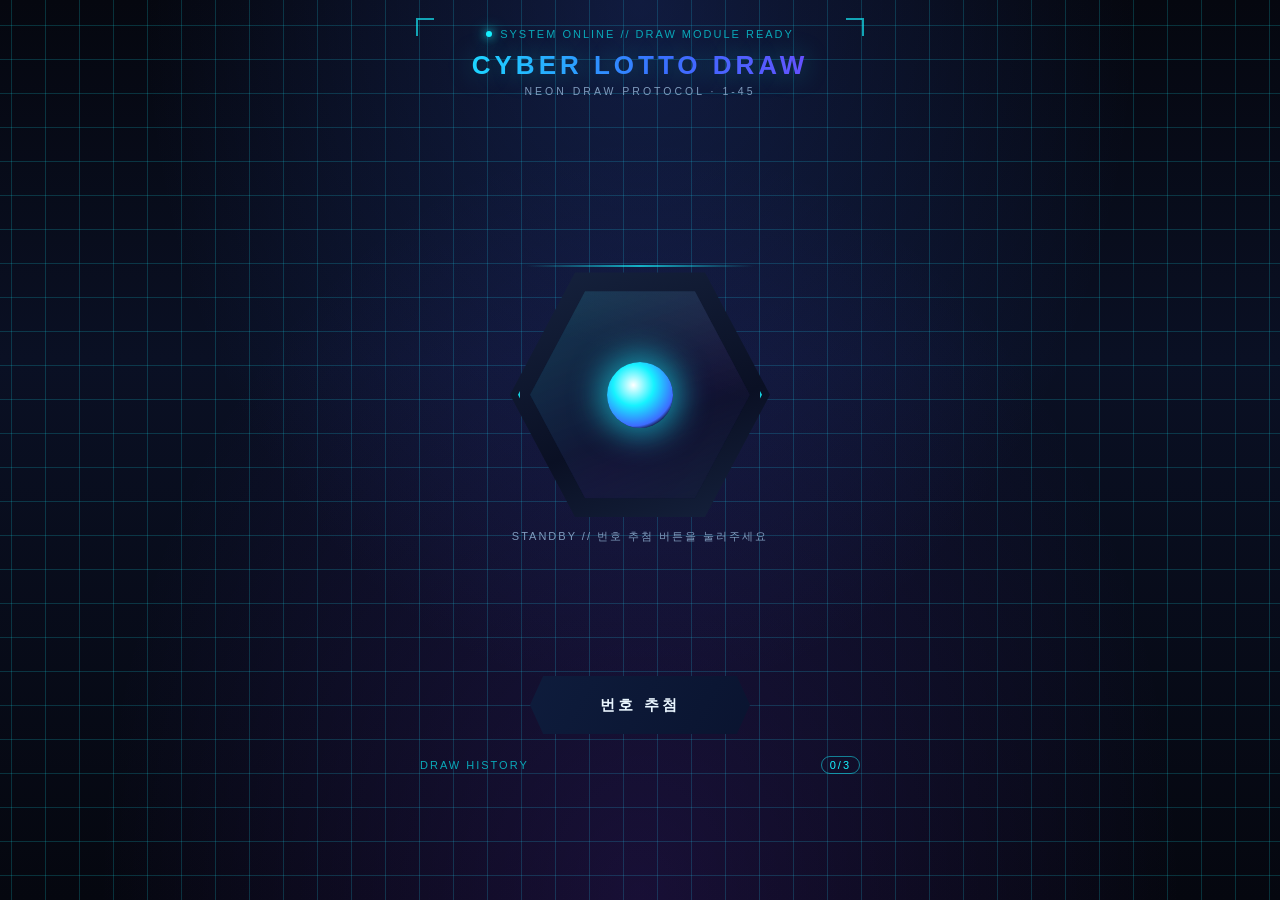
<file: lotto/Index.html>
<!DOCTYPE html>
<html lang="ko">
<head>
<base target="_top">
<meta charset="UTF-8">
<meta name="viewport" content="width=device-width, initial-scale=1, maximum-scale=1, user-scalable=no">
<title>Cyber Lotto Draw</title>
<!-- 모바일 웹앱 설정 -->
<meta name="theme-color" content="#7C3AED">
<meta name="mobile-web-app-capable" content="yes">
<meta name="apple-mobile-web-app-capable" content="yes">
<meta name="apple-mobile-web-app-title" content="로또번호추첨기">
<meta name="apple-mobile-web-app-status-bar-style" content="default">

<!-- 파비콘 / 앱 아이콘 -->
<link rel="icon" href="logo.jpg">
<link rel="apple-touch-icon" href="logo.jpg">



  
  <title>Cyber Lotto</title>
  
  </head>
<style>
/* =====================================================================
   Cyber Lotto Draw - 스타일 시트
   - 다크 네이비 배경 + 시안/블루 네온 하이테크 HUD 컨셉
   - 모바일 우선(Mobile First) 설계, 최대 폭 480px 컨테이너 기준
   ===================================================================== */

  /* ---------- 색상 / 디자인 토큰 (CSS 변수로 관리) ---------- */
  :root {
    --bg-deep: #05070f;           /* 가장 어두운 배경 */
    --bg-navy: #0a1024;           /* 다크 네이비 기본 배경 */
    --bg-navy-2: #0d1730;         /* 패널용 살짝 밝은 네이비 */
    --neon-cyan: #17f2ff;         /* 메인 네온 시안 */
    --neon-cyan-dim: #0aa8b8;
    --neon-blue: #3d6bff;         /* 보조 네온 블루 */
    --neon-purple: #7b3bff;       /* 포인트 퍼플 */
    --line-soft: rgba(23, 242, 255, 0.18);
    --glass-fill: rgba(15, 30, 55, 0.55);
    --text-main: #eaf6ff;
    --text-dim: #7f9bbd;

    /* 로또 번호 범위별 컬러 */
    --ball-1: #ffd23f;   /* 1~10 노랑 */
    --ball-2: #2f8bff;   /* 11~20 파랑 */
    --ball-3: #ff4d5e;   /* 21~30 빨강 */
    --ball-4: #93a1b3;   /* 31~40 회색 */
    --ball-5: #2be07f;   /* 41~45 초록 */
  }

  * { box-sizing: border-box; }

  html, body {
    margin: 0;
    padding: 0;
    background: var(--bg-deep);
    color: var(--text-main);
    font-family: 'Segoe UI', 'Pretendard', 'Noto Sans KR', sans-serif;
    -webkit-tap-highlight-color: transparent;
    overflow-x: hidden;
  }

  /* ---------- 배경 : 네온 그리드 + 방사형 글로우 ---------- */
  body {
    background-image:
      radial-gradient(ellipse at 50% 0%, rgba(61, 107, 255, 0.20), transparent 55%),
      radial-gradient(ellipse at 50% 100%, rgba(123, 59, 255, 0.16), transparent 60%),
      linear-gradient(var(--line-soft) 1px, transparent 1px),
      linear-gradient(90deg, var(--line-soft) 1px, transparent 1px),
      linear-gradient(180deg, var(--bg-deep), var(--bg-navy) 40%, var(--bg-deep));
    background-size: auto, auto, 34px 34px, 34px 34px, auto;
    background-position: center;
    min-height: 100vh;
  }

  .app-shell {
    max-width: 480px;
    margin: 0 auto;
    min-height: 100vh;
    padding: 18px 16px 0;
    position: relative;
    display: flex;
    flex-direction: column;
  }

  /* =====================================================================
     상단 영역 : 앱 타이틀 + HUD 상태 표시줄
     ===================================================================== */
  .hud-top {
    text-align: center;
    padding: 6px 0 10px;
  }

  .hud-status-line {
    display: flex;
    justify-content: center;
    align-items: center;
    gap: 8px;
    font-size: 11px;
    letter-spacing: 2px;
    color: var(--neon-cyan-dim);
    text-transform: uppercase;
    margin-bottom: 10px;
  }

  .hud-dot {
    width: 6px;
    height: 6px;
    border-radius: 50%;
    background: var(--neon-cyan);
    box-shadow: 0 0 8px var(--neon-cyan), 0 0 16px var(--neon-cyan);
    animation: dotBlink 1.6s ease-in-out infinite;
  }

  @keyframes dotBlink {
    0%, 100% { opacity: 1; }
    50% { opacity: 0.25; }
  }

  .app-title {
    font-size: 26px;
    font-weight: 800;
    letter-spacing: 4px;
    margin: 0;
    background: linear-gradient(90deg, var(--neon-cyan), var(--neon-blue) 55%, var(--neon-purple));
    -webkit-background-clip: text;
    background-clip: text;
    color: transparent;
    text-shadow: 0 0 26px rgba(23, 242, 255, 0.35);
  }

  .app-subtitle {
    font-size: 10.5px;
    letter-spacing: 3px;
    color: var(--text-dim);
    margin-top: 4px;
    text-transform: uppercase;
  }

  /* 상단 HUD 코너 브라켓 장식 */
  .hud-frame {
    position: relative;
    padding: 10px 4px 4px;
  }

  .hud-corner {
    position: absolute;
    width: 18px;
    height: 18px;
    border: 2px solid var(--neon-cyan);
    opacity: 0.65;
  }
  .hud-corner.tl { top: 0; left: 0; border-right: none; border-bottom: none; }
  .hud-corner.tr { top: 0; right: 0; border-left: none; border-bottom: none; }

  /* =====================================================================
     중앙 영역 : 육각형 에너지 박스 (추첨 연출의 핵심)
     ===================================================================== */
  .draw-stage {
    position: relative;
    flex: 1;
    display: flex;
    align-items: center;
    justify-content: center;
    padding: 14px 0 6px;
    min-height: 300px;
  }

  /* 스테이지 전체를 감싸는 정사각형 컨테이너 (육각형 비율 유지) */
  .hex-wrap {
    position: relative;
    width: 260px;
    height: 260px;
  }

  /* 공통 육각형 클리핑 경로 */
  .hex-shape {
    clip-path: polygon(25% 3%, 75% 3%, 100% 50%, 75% 97%, 25% 97%, 0% 50%);
  }

  /* 레이어 1 : 가장 바깥 금속 프레임 */
  .hex-frame-outer {
    position: absolute;
    inset: 0;
    background: linear-gradient(160deg, #16233f, #0a1024 60%, #16233f);
    box-shadow:
      0 0 0 1px rgba(23, 242, 255, 0.25),
      0 0 34px rgba(23, 242, 255, 0.18);
  }

  /* 레이어 2 : 시안 네온 외곽선 (약간 안쪽) */
  .hex-frame-line {
    position: absolute;
    inset: 8px;
    background: transparent;
    box-shadow: inset 0 0 0 2px var(--neon-cyan);
    opacity: 0.85;
    animation: frameFlicker 3.4s ease-in-out infinite;
  }

  @keyframes frameFlicker {
    0%, 100% { opacity: 0.55; }
    45% { opacity: 0.95; }
    50% { opacity: 0.35; }
    55% { opacity: 0.9; }
  }

  /* 레이어 3 : 유리 재질 느낌의 홀로그램 패널 */
  .hex-frame-glass {
    position: absolute;
    inset: 20px;
    background:
      linear-gradient(135deg, rgba(23, 242, 255, 0.14), rgba(123, 59, 255, 0.08) 60%, transparent),
      linear-gradient(200deg, rgba(255,255,255,0.06), transparent 40%);
    backdrop-filter: blur(2px);
  }

  /* 내부 에너지 코어 (은은하게 빛나는 중심) */
  .energy-core {
    position: absolute;
    top: 50%; left: 50%;
    width: 66px; height: 66px;
    transform: translate(-50%, -50%);
    border-radius: 50%;
    background: radial-gradient(circle at 40% 35%, #ffffff, var(--neon-cyan) 35%, var(--neon-blue) 70%, transparent 78%);
    box-shadow: 0 0 30px 8px rgba(23, 242, 255, 0.55);
    animation: coreBreathe 2.6s ease-in-out infinite;
  }

  @keyframes coreBreathe {
    0%, 100% { transform: translate(-50%, -50%) scale(0.85); opacity: 0.75; }
    50% { transform: translate(-50%, -50%) scale(1.05); opacity: 1; }
  }

  /* HUD 스캔 라인 (평상시엔 느리게, 추첨 시엔 빠르게) */
  .scan-line {
    position: absolute;
    left: 6%;
    width: 88%;
    height: 2px;
    background: linear-gradient(90deg, transparent, var(--neon-cyan), transparent);
    top: 0;
    opacity: 0.7;
    animation: scanMove 3.2s linear infinite;
  }

  @keyframes scanMove {
    0% { top: 8%; }
    100% { top: 92%; }
  }

  /* 육각형 진동 효과 (버튼 클릭 직후) */
  .hex-wrap.shaking { animation: hexShake 0.4s ease-in-out 2; }
  @keyframes hexShake {
    0%, 100% { transform: translateX(0); }
    20% { transform: translateX(-4px); }
    40% { transform: translateX(4px); }
    60% { transform: translateX(-3px); }
    80% { transform: translateX(3px); }
  }

  /* 박스가 열리는 연출 : 강한 글로우 폭발 + 스캔 라인 가속 */
  .hex-wrap.opening .hex-frame-line {
    animation: frameOpenGlow 0.9s ease-in-out infinite;
  }
  @keyframes frameOpenGlow {
    0%, 100% { opacity: 0.4; box-shadow: inset 0 0 0 2px var(--neon-cyan); }
    50% { opacity: 1; box-shadow: inset 0 0 0 3px #ffffff, 0 0 40px 10px var(--neon-cyan); }
  }

  .hex-wrap.opening .scan-line { animation: scanMove 0.5s linear infinite; }

  .hex-wrap.opening .energy-core {
    animation: coreBurst 1s ease-in-out infinite;
  }
  @keyframes coreBurst {
    0%, 100% { transform: translate(-50%, -50%) scale(1); box-shadow: 0 0 30px 8px rgba(23,242,255,0.55); }
    50% { transform: translate(-50%, -50%) scale(1.6); box-shadow: 0 0 60px 22px rgba(23,242,255,0.85); }
  }

  /* 추첨 중 안내 텍스트 (박스 하단) */
  .stage-caption {
    position: absolute;
    bottom: -30px;
    left: 0; right: 0;
    text-align: center;
    font-size: 11px;
    letter-spacing: 2px;
    color: var(--text-dim);
    text-transform: uppercase;
  }

  /* =====================================================================
     번호 공이 튀어나오는 영역 (육각형 위에 겹쳐서 표시)
     ===================================================================== */
  .ball-launch-area {
    position: absolute;
    inset: 0;
    display: flex;
    flex-wrap: wrap;
    align-items: center;
    justify-content: center;
    gap: 6px;
    padding: 0 18px;
    pointer-events: none;
  }

  .lotto-ball {
    width: 42px;
    height: 42px;
    border-radius: 50%;
    display: flex;
    align-items: center;
    justify-content: center;
    font-weight: 800;
    font-size: 15px;
    color: #ffffff;
    position: relative;
    opacity: 0;
    transform: translateY(40px) scale(0.4);
    /* 글래스모피즘 : 반투명 + 블러 + 하이라이트 */
    backdrop-filter: blur(1px);
    border: 1px solid rgba(255,255,255,0.35);
  }

  /* 순차 등장 애니메이션 (JS 에서 클래스를 붙이는 방식) */
  .lotto-ball.show {
    animation: ballPop 0.55s cubic-bezier(.2,1.4,.4,1) forwards;
  }

  @keyframes ballPop {
    0%   { opacity: 0; transform: translateY(46px) scale(0.3); }
    60%  { opacity: 1; transform: translateY(-8px) scale(1.12); }
    100% { opacity: 1; transform: translateY(0) scale(1); }
  }

  /* 번호 범위별 색상 + 그에 맞는 네온 그림자 */
  .ball-c1 { background: radial-gradient(circle at 35% 30%, #fff6c9, var(--ball-1) 55%, #b98700); box-shadow: 0 0 16px rgba(255, 210, 63, 0.75), inset 0 0 10px rgba(255,255,255,0.4); }
  .ball-c2 { background: radial-gradient(circle at 35% 30%, #c9e2ff, var(--ball-2) 55%, #0d3f9c); box-shadow: 0 0 16px rgba(47, 139, 255, 0.75), inset 0 0 10px rgba(255,255,255,0.4); }
  .ball-c3 { background: radial-gradient(circle at 35% 30%, #ffd3d6, var(--ball-3) 55%, #931019); box-shadow: 0 0 16px rgba(255, 77, 94, 0.75), inset 0 0 10px rgba(255,255,255,0.4); }
  .ball-c4 { background: radial-gradient(circle at 35% 30%, #eef1f4, var(--ball-4) 55%, #4d565f); box-shadow: 0 0 16px rgba(147, 161, 179, 0.7), inset 0 0 10px rgba(255,255,255,0.4); }
  .ball-c5 { background: radial-gradient(circle at 35% 30%, #d3ffe8, var(--ball-5) 55%, #0e8a4b); box-shadow: 0 0 16px rgba(43, 224, 127, 0.75), inset 0 0 10px rgba(255,255,255,0.4); }

  /* =====================================================================
     하단 영역 : 추첨 버튼
     ===================================================================== */
  .action-zone {
    display: flex;
    flex-direction: column;
    align-items: center;
    padding: 6px 0 18px;
  }

  /* 육각형 화살표 형태의 버튼 */
  .draw-button {
    position: relative;
    width: 220px;
    height: 58px;
    border: none;
    cursor: pointer;
    background: linear-gradient(120deg, #0e1c3c, #0a1430);
    color: var(--text-main);
    font-size: 15px;
    font-weight: 700;
    letter-spacing: 3px;
    text-transform: uppercase;
    clip-path: polygon(6% 0, 94% 0, 100% 50%, 94% 100%, 6% 100%, 0 50%);
    box-shadow:
      0 0 0 1px rgba(23, 242, 255, 0.55),
      0 0 18px rgba(61, 107, 255, 0.55),
      0 0 34px rgba(23, 242, 255, 0.25);
    transition: transform 0.15s ease, box-shadow 0.25s ease;
    animation: buttonPulse 2.2s ease-in-out infinite;
  }

  @keyframes buttonPulse {
    0%, 100% { box-shadow: 0 0 0 1px rgba(23,242,255,0.55), 0 0 18px rgba(61,107,255,0.5), 0 0 30px rgba(23,242,255,0.2); }
    50% { box-shadow: 0 0 0 1px rgba(23,242,255,0.9), 0 0 26px rgba(61,107,255,0.85), 0 0 48px rgba(23,242,255,0.45); }
  }

  .draw-button:hover { transform: scale(1.045); }
  .draw-button:active { transform: scale(0.94); }

  /* 클릭 시 에너지 충전 오버레이 */
  .draw-button .charge-fill {
    position: absolute;
    inset: 0;
    background: linear-gradient(90deg, var(--neon-blue), var(--neon-cyan));
    transform: scaleX(0);
    transform-origin: left center;
    opacity: 0.85;
    z-index: 0;
  }
  .draw-button.charging .charge-fill {
    animation: chargeFill 0.9s ease-out forwards;
  }
  @keyframes chargeFill {
    from { transform: scaleX(0); }
    to { transform: scaleX(1); }
  }

  .draw-button span { position: relative; z-index: 1; }

  .draw-button:disabled {
    cursor: not-allowed;
    opacity: 0.75;
    animation: none;
  }

  /* =====================================================================
     결과 패널 (글래스모피즘 카드)
     ===================================================================== */
  .result-zone {
    position: relative;
    padding: 4px 2px 26px;
  }

  .result-card {
    position: relative;
    background: var(--glass-fill);
    border: 1px solid rgba(23, 242, 255, 0.35);
    border-radius: 16px;
    backdrop-filter: blur(10px);
    padding: 16px 16px 14px;
    box-shadow: 0 0 24px rgba(23, 242, 255, 0.12), inset 0 0 20px rgba(23,242,255,0.04);
    opacity: 0;
    transform: translateY(16px);
    transition: opacity 0.5s ease, transform 0.5s ease;
    overflow: hidden;
  }

  .result-card.visible {
    opacity: 1;
    transform: translateY(0);
  }

  .result-card-header {
    display: flex;
    justify-content: space-between;
    align-items: center;
    font-size: 11px;
    letter-spacing: 2px;
    color: var(--neon-cyan-dim);
    text-transform: uppercase;
    margin-bottom: 12px;
  }

  .result-card-header .tag {
    color: var(--neon-cyan);
    border: 1px solid rgba(23,242,255,0.5);
    padding: 2px 8px;
    border-radius: 999px;
  }

  .result-ball-row {
    display: flex;
    justify-content: center;
    gap: 8px;
    flex-wrap: wrap;
  }

  .result-ball-row .lotto-ball {
    position: static;
    opacity: 1;
    transform: none;
    width: 40px;
    height: 40px;
    font-size: 14px;
  }

  .result-footer {
    margin-top: 12px;
    text-align: center;
    font-size: 10.5px;
    color: var(--text-dim);
    letter-spacing: 1px;
  }

  /* =====================================================================
     누적 결과 영역 (최대 3회) - 히스토리 헤더 / 카드 리스트 / 리셋 버튼
     ===================================================================== */
  .history-header {
    display: flex;
    justify-content: space-between;
    align-items: center;
    font-size: 11px;
    letter-spacing: 2px;
    color: var(--neon-cyan-dim);
    text-transform: uppercase;
    padding: 0 2px 8px;
  }

  .history-header .tag {
    color: var(--neon-cyan);
    border: 1px solid rgba(23,242,255,0.5);
    padding: 2px 8px;
    border-radius: 999px;
    font-variant-numeric: tabular-nums;
  }

  /* 누적 카드들을 세로로 쌓는 컨테이너 */
  .result-history {
    display: flex;
    flex-direction: column;
    gap: 10px;
  }

  /* 히스토리 안의 카드 한 장 (기존 result-card 스타일을 재사용) */
  .result-entry {
    position: relative;
    background: var(--glass-fill);
    border: 1px solid rgba(23, 242, 255, 0.3);
    border-radius: 14px;
    backdrop-filter: blur(10px);
    padding: 12px 14px 11px;
    box-shadow: 0 0 18px rgba(23, 242, 255, 0.1), inset 0 0 16px rgba(23,242,255,0.04);
    opacity: 0;
    transform: translateY(14px) scale(0.98);
    transition: opacity 0.45s ease, transform 0.45s ease;
  }

  .result-entry.visible {
    opacity: 1;
    transform: translateY(0) scale(1);
  }

  /* 가장 최근(맨 위) 카드는 살짝 더 강조 */
  .result-entry.latest {
    border-color: rgba(23, 242, 255, 0.55);
    box-shadow: 0 0 26px rgba(23, 242, 255, 0.2), inset 0 0 16px rgba(23,242,255,0.06);
  }

  .result-entry-header {
    display: flex;
    justify-content: space-between;
    align-items: center;
    font-size: 10.5px;
    letter-spacing: 1.5px;
    color: var(--text-dim);
    text-transform: uppercase;
    margin-bottom: 9px;
  }

  .result-entry-header .entry-tag {
    color: var(--neon-cyan);
  }

  .result-entry .result-ball-row {
    display: flex;
    justify-content: center;
    gap: 7px;
    flex-wrap: wrap;
  }

  .result-entry .result-ball-row .lotto-ball {
    position: static;
    opacity: 1;
    transform: none;
    width: 36px;
    height: 36px;
    font-size: 13px;
  }

  /* 3회 추첨을 모두 마쳤을 때 안내 문구 */
  .history-complete-note {
    text-align: center;
    font-size: 11px;
    letter-spacing: 1.5px;
    color: var(--neon-cyan-dim);
    margin: 12px 0 2px;
    text-transform: uppercase;
  }

  /* 육각형 리셋 버튼 (추첨 버튼보다 작고 차분한 톤) */
  .reset-button {
    display: none; /* 3회 도달 전에는 숨김 */
    margin: 10px auto 0;
    width: 190px;
    height: 46px;
    border: none;
    cursor: pointer;
    background: linear-gradient(120deg, #0c1830, #08101f);
    color: var(--text-dim);
    font-size: 13px;
    font-weight: 700;
    letter-spacing: 2px;
    text-transform: uppercase;
    clip-path: polygon(6% 0, 94% 0, 100% 50%, 94% 100%, 6% 100%, 0 50%);
    box-shadow: 0 0 0 1px rgba(123, 59, 255, 0.5), 0 0 16px rgba(123, 59, 255, 0.3);
    transition: transform 0.15s ease, color 0.2s ease, box-shadow 0.2s ease;
  }

  .reset-button.show { display: block; }

  .reset-button:hover {
    color: var(--text-main);
    box-shadow: 0 0 0 1px rgba(123, 59, 255, 0.85), 0 0 24px rgba(123, 59, 255, 0.5);
  }

  .reset-button:active { transform: scale(0.95); }

  /* =====================================================================
     최하단 : 네온 몬스터 낙서 패턴 배경 장식 (가독성 방해 없도록 저투명도)
     ===================================================================== */
  .monster-strip {
    position: relative;
    height: 92px;
    margin-top: auto;
    background-repeat: repeat-x;
    background-position: bottom center;
    background-size: 210px 92px;
    opacity: 0.35;
    -webkit-mask-image: linear-gradient(to top, black 30%, transparent 95%);
    mask-image: linear-gradient(to top, black 30%, transparent 95%);
    pointer-events: none;
  }

  /* 화면 최상단 안전영역 대응 */
  @supports (padding: max(0px)) {
    .app-shell { padding-top: max(18px, env(safe-area-inset-top)); }
  }
</style>
</head>
<body>

  <!-- =====================================================================
       전체 앱 레이아웃 컨테이너
       ===================================================================== -->
  <div class="app-shell">

    <!-- ---------------- 상단 : 타이틀 + HUD 상태 ---------------- -->
    <header class="hud-top hud-frame">
      <span class="hud-corner tl"></span>
      <span class="hud-corner tr"></span>
      <div class="hud-status-line">
        <span class="hud-dot"></span>
        <span id="hudStatusText">SYSTEM ONLINE // DRAW MODULE READY</span>
      </div>
      <h1 class="app-title">CYBER LOTTO DRAW</h1>
      <p class="app-subtitle">Neon Draw Protocol &middot; 1-45</p>
    </header>

    <!-- ---------------- 중앙 : 육각형 에너지 박스 & 추첨 연출 ---------------- -->
    <main class="draw-stage">
      <div class="hex-wrap" id="hexWrap">
        <div class="hex-shape hex-frame-outer"></div>
        <div class="hex-shape hex-frame-line"></div>
        <div class="hex-shape hex-frame-glass"></div>
        <div class="scan-line"></div>
        <div class="energy-core" id="energyCore"></div>

        <!-- 번호 공이 튀어나올 영역 (박스 내부에 겹쳐 표시) -->
        <div class="ball-launch-area" id="ballLaunchArea"></div>

        <p class="stage-caption" id="stageCaption">STANDBY // 번호 추첨 버튼을 눌러주세요</p>
      </div>
    </main>

    <!-- ---------------- 하단 : 추첨 버튼 ---------------- -->
    <section class="action-zone">
      <button class="draw-button" id="drawButton">
        <span class="charge-fill"></span>
        <span id="drawButtonLabel">번호 추첨</span>
      </button>
    </section>

    <!-- ---------------- 결과 패널 : 최대 3회까지 누적 표시 ---------------- -->
    <section class="result-zone">
      <div class="history-header">
        <span>DRAW HISTORY</span>
        <span class="tag" id="drawCountTag">0/3</span>
      </div>

      <!-- 추첨 결과 카드가 이 안에 순서대로(최신이 위로) 쌓입니다 -->
      <div class="result-history" id="resultHistory"></div>

      <!-- 3회를 모두 채우면 표시되는 안내 문구 -->
      <p class="history-complete-note" id="historyCompleteNote" style="display:none;">
        MAX DRAW REACHED // 초기화 후 다시 시작할 수 있습니다
      </p>

      <!-- 3회를 모두 채우면 나타나는 리셋 버튼 -->
      <button class="reset-button" id="resetButton">
        <span>초기화</span>
      </button>
    </section>

    <!-- ---------------- 최하단 : 네온 몬스터 패턴 장식 ---------------- -->
    <div class="monster-strip" id="monsterStrip"></div>

  </div>

<script>
/* =====================================================================
   Cyber Lotto Draw - 클라이언트 스크립트
   - 버튼 클릭부터 결과 표시까지의 전체 인터랙션 흐름을 담당합니다.
   ===================================================================== */

// 현재 추첨이 진행 중인지 확인하는 상태 변수 (중복 클릭 방지용)
var isDrawing = false;

// 지금까지 몇 번 추첨했는지 세는 카운터 (0 ~ MAX_DRAWS)
var drawCount = 0;

// 한 사이클(초기화 전까지) 동안 누적 가능한 최대 추첨 횟수
var MAX_DRAWS = 3;

// 자주 사용할 DOM 요소들을 미리 찾아서 변수에 저장해둡니다.
var hexWrap = document.getElementById('hexWrap');
var stageCaption = document.getElementById('stageCaption');
var hudStatusText = document.getElementById('hudStatusText');
var ballLaunchArea = document.getElementById('ballLaunchArea');
var drawButton = document.getElementById('drawButton');
var drawButtonLabel = document.getElementById('drawButtonLabel');
var resultHistory = document.getElementById('resultHistory');
var drawCountTag = document.getElementById('drawCountTag');
var historyCompleteNote = document.getElementById('historyCompleteNote');
var resetButton = document.getElementById('resetButton');

/**
 * 숫자 값에 따라 로또 공 색상 클래스를 반환하는 함수입니다.
 * 1~10 노랑 / 11~20 파랑 / 21~30 빨강 / 31~40 회색 / 41~45 초록
 * @param {number} num - 로또 번호
 * @return {string} 색상 클래스 이름
 */
function getBallColorClass(num) {
  if (num <= 10) return 'ball-c1';
  if (num <= 20) return 'ball-c2';
  if (num <= 30) return 'ball-c3';
  if (num <= 40) return 'ball-c4';
  return 'ball-c5';
}

/**
 * 로또 공 하나를 표현하는 DOM 요소(span)를 만들어 반환하는 함수입니다.
 * @param {number} num - 표시할 번호
 * @return {HTMLElement} 완성된 공 엘리먼트
 */
function createBallElement(num) {
  var ball = document.createElement('span');
  ball.className = 'lotto-ball ' + getBallColorClass(num);
  ball.textContent = num;
  return ball;
}

/**
 * 서버(Apps Script)에 로또 번호 추첨을 요청하는 함수입니다.
 * google.script.run 을 Promise 형태로 감싸서 사용하기 쉽게 만들었습니다.
 * 만약 Apps Script 환경이 아닌 곳에서 미리보기로 실행될 경우를 대비해
 * 클라이언트에서 직접 뽑는 예비 로직(fallback)도 함께 준비했습니다.
 * @return {Promise<number[]>} 추첨된 6개 번호 배열
 */
function requestNumbersFromServer() {
  return new Promise(function (resolve, reject) {
    if (typeof google !== 'undefined' && google.script && google.script.run) {
      google.script.run
        .withSuccessHandler(resolve)
        .withFailureHandler(reject)
        .drawLottoNumbers();
    } else {
      // Apps Script 서버 환경이 아닐 때를 위한 예비(fallback) 로직
      setTimeout(function () {
        resolve(drawNumbersLocally());
      }, 300);
    }
  });
}

/**
 * 서버 호출이 불가능한 경우를 대비한 클라이언트 측 추첨 로직입니다.
 * (Code.gs의 drawLottoNumbers 함수와 동일한 규칙을 사용합니다.)
 * @return {number[]} 1~45 중 중복 없는 6개, 오름차순 정렬
 */
function drawNumbersLocally() {
  var pool = [];
  for (var i = 1; i <= 45; i++) pool.push(i);
  for (var j = pool.length - 1; j > 0; j--) {
    var r = Math.floor(Math.random() * (j + 1));
    var t = pool[j]; pool[j] = pool[r]; pool[r] = t;
  }
  return pool.slice(0, 6).sort(function (a, b) { return a - b; });
}

/**
 * 정해진 시간(ms) 만큼 기다리는 Promise를 반환하는 유틸 함수입니다.
 * 연출 타이밍을 맞추기 위해 사용합니다.
 * @param {number} ms - 대기 시간(밀리초)
 */
function wait(ms) {
  return new Promise(function (resolve) { setTimeout(resolve, ms); });
}

/**
 * ---------------------------------------------------------------------
 * 우주선 발사 효과음 (Web Audio API 사용, 외부 오디오 파일 불필요)
 * ---------------------------------------------------------------------
 * 아래 3가지 소리를 겹쳐서 "우주선이 발사되는 듯한" 사운드를 만듭니다.
 * 1) 엔진 노이즈 : 화이트 노이즈를 대역통과 필터로 걸러 로켓 분사음처럼 표현
 * 2) 워프 스윕   : 톱니파 오실레이터의 주파수를 낮->높->낮 으로 흔들어 가속감 표현
 * 3) 발사 신호음 : 짧고 높은 사각파 삐빅음으로 카운트다운 느낌 표현
 */

// 브라우저 오디오 컨텍스트는 한 번만 만들어서 재사용합니다.
var spaceshipAudioCtx = null;

/**
 * 오디오 컨텍스트를 준비(생성 또는 재개)하는 함수입니다.
 * 최신 브라우저는 사용자 클릭 같은 제스처 안에서만 소리 재생을 허용하므로,
 * 이 함수는 반드시 버튼 클릭 이벤트 처리 안에서 호출되어야 합니다.
 * @return {AudioContext|null} 사용 가능한 오디오 컨텍스트, 지원하지 않으면 null
 */
function getSpaceshipAudioContext() {
  var AudioCtx = window.AudioContext || window.webkitAudioContext;
  if (!AudioCtx) return null; // 브라우저가 Web Audio API를 지원하지 않는 경우

  if (!spaceshipAudioCtx) {
    spaceshipAudioCtx = new AudioCtx();
  }
  if (spaceshipAudioCtx.state === 'suspended') {
    spaceshipAudioCtx.resume();
  }
  return spaceshipAudioCtx;
}

/**
 * 버튼을 눌렀을 때 재생할 우주선 발사 효과음을 만들어 재생하는 함수입니다.
 * 소리 생성에 실패해도(구형 브라우저 등) 앱의 시각적 연출은 정상 진행되도록
 * 모든 처리를 try/catch로 감쌌습니다.
 */
function playSpaceshipLaunchSound() {
  try {
    var ctx = getSpaceshipAudioContext();
    if (!ctx) return;
    var now = ctx.currentTime;

    /* ---------- 1) 엔진 노이즈 (로켓 분사음) ---------- */
    var noiseDuration = 1.1;
    var bufferSize = Math.floor(ctx.sampleRate * noiseDuration);
    var noiseBuffer = ctx.createBuffer(1, bufferSize, ctx.sampleRate);
    var noiseData = noiseBuffer.getChannelData(0);
    for (var i = 0; i < bufferSize; i++) {
      noiseData[i] = Math.random() * 2 - 1; // -1 ~ 1 사이의 화이트 노이즈
    }

    var noiseSource = ctx.createBufferSource();
    noiseSource.buffer = noiseBuffer;

    // 노이즈를 로켓 분사음처럼 들리게 대역을 좁혀주는 필터
    var noiseFilter = ctx.createBiquadFilter();
    noiseFilter.type = 'bandpass';
    noiseFilter.frequency.setValueAtTime(260, now);
    noiseFilter.frequency.exponentialRampToValueAtTime(1400, now + 0.9);
    noiseFilter.Q.value = 0.7;

    var noiseGain = ctx.createGain();
    noiseGain.gain.setValueAtTime(0.0001, now);
    noiseGain.gain.exponentialRampToValueAtTime(0.32, now + 0.12); // 순간적으로 커짐
    noiseGain.gain.exponentialRampToValueAtTime(0.0001, now + noiseDuration); // 서서히 사라짐

    noiseSource.connect(noiseFilter);
    noiseFilter.connect(noiseGain);
    noiseGain.connect(ctx.destination);
    noiseSource.start(now);
    noiseSource.stop(now + noiseDuration);

    /* ---------- 2) 워프 스윕 (가속하는 엔진음) ---------- */
    var warpOsc = ctx.createOscillator();
    warpOsc.type = 'sawtooth';
    warpOsc.frequency.setValueAtTime(110, now);
    warpOsc.frequency.exponentialRampToValueAtTime(820, now + 0.45); // 빠르게 상승
    warpOsc.frequency.exponentialRampToValueAtTime(70, now + 1.0);  // 다시 하강하며 발사 완료 느낌

    var warpGain = ctx.createGain();
    warpGain.gain.setValueAtTime(0.0001, now);
    warpGain.gain.exponentialRampToValueAtTime(0.22, now + 0.1);
    warpGain.gain.exponentialRampToValueAtTime(0.0001, now + 1.0);

    warpOsc.connect(warpGain);
    warpGain.connect(ctx.destination);
    warpOsc.start(now);
    warpOsc.stop(now + 1.02);

    /* ---------- 3) 발사 신호음 (짧은 삐빅음) ---------- */
    var beepOsc = ctx.createOscillator();
    beepOsc.type = 'square';
    beepOsc.frequency.setValueAtTime(1700, now);
    beepOsc.frequency.exponentialRampToValueAtTime(2500, now + 0.12);

    var beepGain = ctx.createGain();
    beepGain.gain.setValueAtTime(0.0001, now);
    beepGain.gain.exponentialRampToValueAtTime(0.14, now + 0.02);
    beepGain.gain.exponentialRampToValueAtTime(0.0001, now + 0.2);

    beepOsc.connect(beepGain);
    beepGain.connect(ctx.destination);
    beepOsc.start(now);
    beepOsc.stop(now + 0.22);
  } catch (soundError) {
    // 오디오 재생 중 오류가 발생해도 추첨 연출 자체는 계속 진행되어야 하므로 무시합니다.
  }
}

/**
 * [STEP 2] 사용자가 버튼을 클릭했을 때 실행되는 준비 단계입니다.
 * 버튼 글로우 강화, 박스 진동, 네온 강조 효과를 적용하고 우주선 발사 효과음을 재생합니다.
 */
function playChargeStep() {
  drawButton.disabled = true;
  drawButton.classList.add('charging');
  hexWrap.classList.add('shaking');
  hudStatusText.textContent = 'CHARGING ENERGY CORE...';
  stageCaption.textContent = 'CHARGING // 에너지 코어 충전 중';

  // 버튼을 누른 시점(사용자 제스처) 안에서 바로 소리를 재생합니다.
  playSpaceshipLaunchSound();
}

/**
 * [STEP 3] 추첨 시작 단계입니다.
 * 박스가 열리는 연출(네온 폭발 + 스캔라인 가속)을 재생합니다.
 */
function playOpeningStep() {
  hexWrap.classList.remove('shaking');
  hexWrap.classList.add('opening');
  hudStatusText.textContent = 'DRAWING IN PROGRESS...';
  stageCaption.textContent = 'OPENING // 보급 상자 개방 중';
}

/**
 * [STEP 4] 번호 공개 단계입니다.
 * 번호 공 6개를 박스 내부에서 순서대로 튀어나오게 만듭니다.
 * @param {number[]} numbers - 추첨된 번호 배열 (오름차순)
 * @return {Promise} 모든 공의 등장 애니메이션이 끝나면 resolve 되는 Promise
 */
function playRevealStep(numbers) {
  return new Promise(function (resolve) {
    ballLaunchArea.innerHTML = ''; // 이전 결과 초기화
    hudStatusText.textContent = 'NUMBERS DETECTED';
    stageCaption.textContent = 'REVEAL // 번호가 드롭되는 중';

    var staggerDelay = 180; // 공 사이의 등장 간격(ms)

    numbers.forEach(function (num, index) {
      var ball = createBallElement(num);
      ballLaunchArea.appendChild(ball);

      // 약간의 지연 뒤 'show' 클래스를 붙여 순차 등장 애니메이션을 실행합니다.
      setTimeout(function () {
        ball.classList.add('show');
      }, index * staggerDelay);
    });

    // 마지막 공까지 애니메이션이 끝나는 시점을 계산해 resolve 합니다.
    var totalTime = numbers.length * staggerDelay + 650;
    setTimeout(resolve, totalTime);
  });
}

/**
 * 추첨 결과 카드(히스토리 항목) 하나를 만들어 반환하는 함수입니다.
 * @param {number[]} numbers - 추첨된 번호 배열
 * @param {number} orderNumber - 이번이 몇 번째 추첨인지 (1, 2, 3)
 * @return {HTMLElement} 완성된 카드 엘리먼트
 */
function createResultEntry(numbers, orderNumber) {
  var entry = document.createElement('div');
  entry.className = 'result-entry';

  var header = document.createElement('div');
  header.className = 'result-entry-header';

  var now = new Date();
  var timeText = now.getHours() + '시 ' + now.getMinutes() + '분';

  header.innerHTML =
    '<span class="entry-tag">DRAW #' + orderNumber + '</span><span>' + timeText + '</span>';

  var ballRow = document.createElement('div');
  ballRow.className = 'result-ball-row';
  numbers.forEach(function (num) {
    ballRow.appendChild(createBallElement(num));
  });

  entry.appendChild(header);
  entry.appendChild(ballRow);
  return entry;
}

/**
 * [STEP 5] 최종 결과 단계입니다.
 * 새 결과 카드를 히스토리 맨 위에 추가하고, 최대 3회까지 누적되도록 관리합니다.
 * 3회에 도달하면 추첨 버튼을 잠그고 리셋 버튼을 노출합니다.
 * @param {number[]} numbers - 추첨된 번호 배열
 */
function playFinalStep(numbers) {
  drawCount += 1;

  // 이전에 '최신' 카드였던 항목의 강조 표시를 해제합니다.
  var previousLatest = resultHistory.querySelector('.result-entry.latest');
  if (previousLatest) previousLatest.classList.remove('latest');

  // 새 카드를 만들어 히스토리 맨 위(가장 최근 위치)에 추가합니다.
  var entry = createResultEntry(numbers, drawCount);
  entry.classList.add('latest');
  resultHistory.insertBefore(entry, resultHistory.firstChild);

  // 등장 트랜지션이 자연스럽게 재생되도록 다음 프레임에 visible 클래스를 붙입니다.
  requestAnimationFrame(function () {
    entry.classList.add('visible');
  });

  // 상단 카운터 태그를 갱신합니다. (예: 2/3)
  drawCountTag.textContent = drawCount + '/' + MAX_DRAWS;

  // 박스를 다시 대기(HUD standby) 상태로 되돌립니다.
  hexWrap.classList.remove('opening');
  ballLaunchArea.innerHTML = '';

  if (drawCount >= MAX_DRAWS) {
    // 최대 횟수에 도달한 경우 : 버튼을 잠그고 리셋 버튼을 보여줍니다.
    hudStatusText.textContent = 'MAX DRAW REACHED // RESET REQUIRED';
    stageCaption.textContent = 'LOCKED // 3회 추첨을 모두 사용했습니다';
    drawButton.disabled = true;
    drawButton.classList.remove('charging');
    drawButtonLabel.textContent = '추첨 완료';
    historyCompleteNote.style.display = 'block';
    resetButton.classList.add('show');
  } else {
    // 아직 여유가 있는 경우 : 다음 추첨을 바로 진행할 수 있도록 복원합니다.
    hudStatusText.textContent = 'SYSTEM ONLINE // DRAW MODULE READY';
    stageCaption.textContent = 'STANDBY // 번호 추첨 버튼을 눌러주세요 (' + drawCount + '/' + MAX_DRAWS + ')';
    drawButton.disabled = false;
    drawButton.classList.remove('charging');
    drawButtonLabel.textContent = '다시 추첨';
  }

  isDrawing = false;
}

/**
 * 누적된 히스토리를 모두 지우고 처음 상태로 되돌리는 함수입니다.
 * 리셋 버튼을 누르면 실행됩니다.
 */
function resetDrawHistory() {
  drawCount = 0;
  resultHistory.innerHTML = '';
  drawCountTag.textContent = '0/' + MAX_DRAWS;
  historyCompleteNote.style.display = 'none';
  resetButton.classList.remove('show');

  hudStatusText.textContent = 'SYSTEM ONLINE // DRAW MODULE READY';
  stageCaption.textContent = 'STANDBY // 번호 추첨 버튼을 눌러주세요';

  drawButton.disabled = false;
  drawButton.classList.remove('charging');
  drawButtonLabel.textContent = '번호 추첨';
}

/**
 * 전체 추첨 프로세스를 순서대로 실행하는 메인 함수입니다.
 * STEP2 (충전) -> STEP3 (개방) -> STEP4 (번호 공개) -> STEP5 (결과) 순으로 진행됩니다.
 * 서버 응답 시간과 상관없이 연출이 부자연스럽지 않도록
 * 최소 연출 시간(minShowTime)을 함께 보장합니다.
 */
function runDrawSequence() {
  if (isDrawing) return; // 이미 추첨 중이면 무시 (중복 클릭 방지)
  if (drawCount >= MAX_DRAWS) return; // 최대 누적 횟수(3회)에 도달했으면 무시

  isDrawing = true;
  playChargeStep();

  // 서버에서 번호를 받아오는 작업과, 최소 연출 시간을 기다리는 작업을 동시에 시작합니다.
  var numbersPromise = requestNumbersFromServer();
  var minShowTime = wait(1500); // STEP3 연출이 최소 1.5초 유지되도록 보장

  wait(400) // 충전 연출을 잠깐 보여준 뒤
    .then(function () {
      playOpeningStep();
      return Promise.all([numbersPromise, minShowTime]);
    })
    .then(function (results) {
      var numbers = results[0];
      return playRevealStep(numbers).then(function () {
        return numbers;
      });
    })
    .then(function (numbers) {
      playFinalStep(numbers);
    })
    .catch(function (error) {
      // 오류가 발생해도 사용자가 다시 시도할 수 있도록 상태를 복원합니다.
      hudStatusText.textContent = 'ERROR // 다시 시도해 주세요';
      stageCaption.textContent = 'ERROR // ' + (error && error.message ? error.message : '알 수 없는 오류');
      hexWrap.classList.remove('opening', 'shaking');
      drawButton.disabled = false;
      drawButton.classList.remove('charging');
      isDrawing = false;
    });
}

// 추첨 버튼 클릭 이벤트 연결
drawButton.addEventListener('click', runDrawSequence);

// 리셋 버튼 클릭 이벤트 연결 (3회 누적 후 다시 시작할 때 사용)
resetButton.addEventListener('click', resetDrawHistory);

/**
 * 최하단 네온 몬스터 낙서 패턴 배경을 SVG로 생성해서 적용하는 함수입니다.
 * 외부 이미지/라이브러리 없이 순수 SVG 데이터로만 구성했습니다.
 */
function applyMonsterPattern() {
  var svg =
    '<svg xmlns="http://www.w3.org/2000/svg" width="210" height="92" viewBox="0 0 210 92">' +
      '<g fill="none" stroke="%2317f2ff" stroke-width="2" stroke-linecap="round" stroke-linejoin="round" opacity="0.9">' +
        '<path d="M20 70 q0 -30 20 -30 q20 0 20 30 l-6 10 h-28 z"/>' +
        '<circle cx="30" cy="48" r="3" fill="%2317f2ff"/>' +
        '<circle cx="46" cy="48" r="3" fill="%2317f2ff"/>' +
        '<path d="M28 60 q6 6 12 0" />' +
        '<path d="M14 44 l-6 -10 M56 44 l6 -10" />' +
      '</g>' +
      '<g fill="none" stroke="%233d6bff" stroke-width="2" stroke-linecap="round" stroke-linejoin="round" opacity="0.85">' +
        '<rect x="95" y="42" width="34" height="30" rx="8"/>' +
        '<circle cx="106" cy="56" r="2.6" fill="%233d6bff"/>' +
        '<circle cx="120" cy="56" r="2.6" fill="%233d6bff"/>' +
        '<path d="M100 42 l4 -10 M126 42 l-4 -10" />' +
        '<path d="M104 66 h18" />' +
      '</g>' +
      '<g fill="none" stroke="%237b3bff" stroke-width="2" stroke-linecap="round" stroke-linejoin="round" opacity="0.85">' +
        '<path d="M165 72 v-24 q0 -12 12 -12 q12 0 12 12 v24 z"/>' +
        '<circle cx="173" cy="44" r="2.4" fill="%237b3bff"/>' +
        '<circle cx="183" cy="44" r="2.4" fill="%237b3bff"/>' +
        '<path d="M170 54 q6 4 12 0" />' +
      '</g>' +
    '</svg>';

  var dataUrl = 'url("data:image/svg+xml,' + svg + '")';
  document.getElementById('monsterStrip').style.backgroundImage = dataUrl;
}

// 페이지가 로드되면 몬스터 패턴을 한 번 적용합니다.
applyMonsterPattern();
</script>
</body>
</html>
</file>
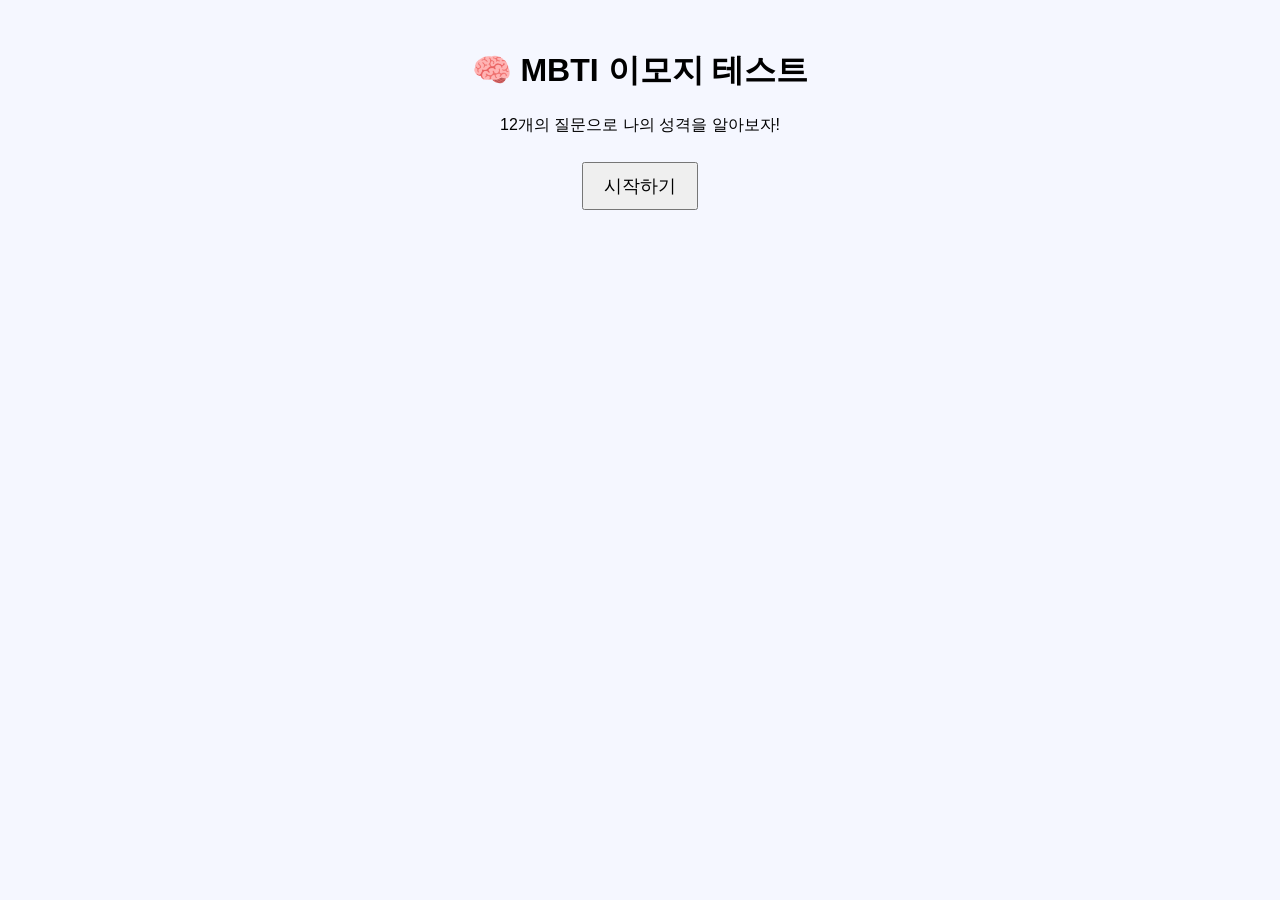
<file: mbti/index.html>
<!DOCTYPE html>
<html lang="ko">
<head>
<meta charset="UTF-8">
<meta name="viewport" content="width=device-width, initial-scale=1.0">
<title>MBTI 이모지 테스트</title>
<link rel="stylesheet" href="style.css">
</head>
<body>

<div class="container">
  <h1>🧠 MBTI 이모지 테스트</h1>

  <div id="start-screen">
    <p>12개의 질문으로 나의 성격을 알아보자!</p>
    <button onclick="startTest()">시작하기</button>
  </div>

  <div id="quiz-screen" class="hidden">
    <div id="progress"></div>
    <h2 id="question"></h2>
    <div id="options"></div>
  </div>

  <div id="result-screen" class="hidden">
    <h2>결과</h2>
    <div id="result-type"></div>
    <p id="result-desc"></p>
    <button onclick="location.reload()">다시하기</button>
  </div>
</div>

<script src="script.js"></script>
</body>
</html>
</file>
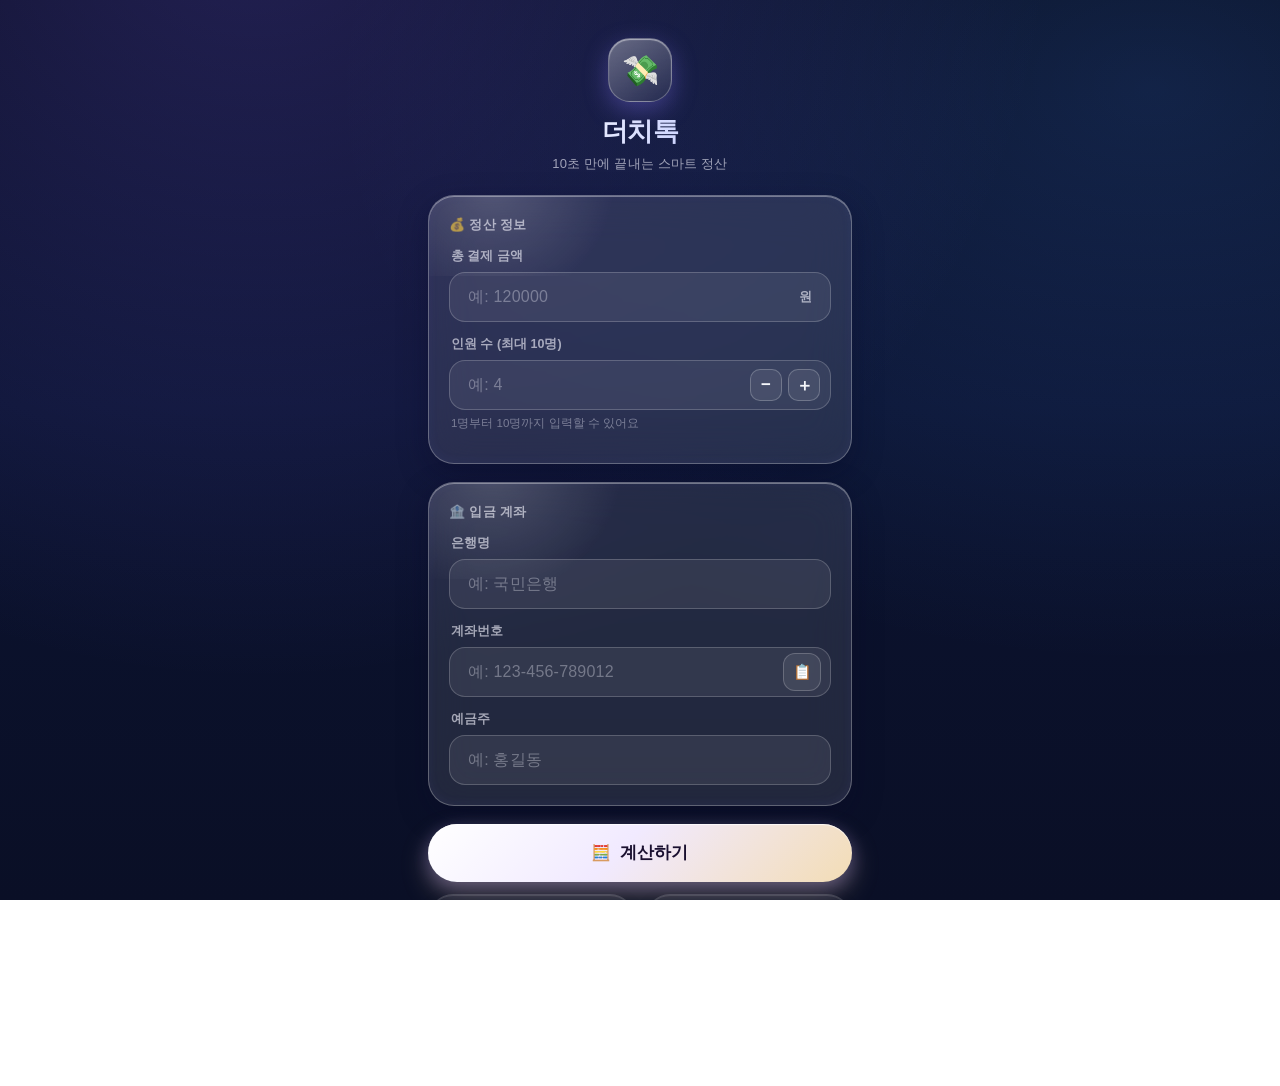
<file: pay/index.html>
<!DOCTYPE html>
<html lang="ko">
<head>
<base target="_top">
<meta charset="UTF-8">
<meta name="viewport" content="width=device-width, initial-scale=1, maximum-scale=1, user-scalable=no">
<title>더치톡</title>
<!-- 모바일 웹앱 설정 -->
<meta name="theme-color" content="#7C3AED">
<meta name="mobile-web-app-capable" content="yes">
<meta name="apple-mobile-web-app-capable" content="yes">
<meta name="apple-mobile-web-app-title" content="더치페이계산기">
<meta name="apple-mobile-web-app-status-bar-style" content="default">

<!-- 파비콘 / 앱 아이콘 -->
<link rel="icon" href="log.png">
<link rel="apple-touch-icon" href="log.png">




<style>
  :root{
    --glass-bg: rgba(255,255,255,0.10);
    --glass-bg-strong: rgba(255,255,255,0.16);
    --glass-border: rgba(255,255,255,0.28);
    --glass-highlight: rgba(255,255,255,0.55);
    --purple-glow: rgba(139,124,255,0.35);
    --blue-glow: rgba(90,150,255,0.30);
    --gold: #f4d58d;
    --gold-soft: #e9c877;
    --text-main: #f5f6fa;
    --text-sub: rgba(245,246,255,0.62);
    --navy-deep: #060a1a;
    --navy-mid: #0b1330;
  }

  *{ box-sizing:border-box; -webkit-tap-highlight-color:transparent; }
  html,body{
    margin:0; padding:0; height:100%;
    font-family:-apple-system,BlinkMacSystemFont,'SF Pro Display','Pretendard','Apple SD Gothic Neo','Malgun Gothic',sans-serif;
    color:var(--text-main);
    overflow-x:hidden;
  }

  body{
    min-height:100vh;
    background:
      radial-gradient(ellipse at 20% -10%, rgba(120,100,255,0.25), transparent 55%),
      radial-gradient(ellipse at 90% 10%, rgba(70,140,255,0.18), transparent 50%),
      linear-gradient(180deg, var(--navy-deep) 0%, var(--navy-mid) 45%, #0a0f26 100%);
    position:relative;
  }

  /* ---------- Money Rain Background ---------- */
  #money-rain{
    position:fixed; inset:0; pointer-events:none; z-index:0; overflow:hidden;
  }
  .money-obj{
    position:absolute;
    top:-10%;
    will-change:transform, opacity;
    filter:drop-shadow(0 6px 10px rgba(0,0,0,0.35));
    animation-name: fall, sway;
    animation-timing-function: linear, ease-in-out;
    animation-iteration-count: infinite, infinite;
  }
  .money-obj.blur{ filter: blur(1.5px) drop-shadow(0 6px 10px rgba(0,0,0,0.3)); opacity:0.55; }
  @keyframes fall{
    0%{ transform: translateY(-15vh) rotate(0deg); }
    100%{ transform: translateY(115vh) rotate(360deg); }
  }
  @keyframes sway{
    0%,100%{ margin-left:-18px; }
    50%{ margin-left:18px; }
  }

  /* ---------- Layout ---------- */
  .app{
    position:relative; z-index:1;
    max-width:460px; margin:0 auto;
    min-height:100vh;
    padding:28px 18px 46px;
    display:flex; flex-direction:column; gap:18px;
  }

  /* ---------- Header ---------- */
  .header{ text-align:center; padding:10px 0 4px; }
  .logo-badge{
    width:64px; height:64px; margin:0 auto 12px;
    border-radius:22px;
    background: linear-gradient(145deg, rgba(255,255,255,0.35), rgba(255,255,255,0.06));
    border:1px solid var(--glass-border);
    backdrop-filter: blur(18px);
    -webkit-backdrop-filter: blur(18px);
    display:flex; align-items:center; justify-content:center;
    font-size:30px;
    box-shadow: 0 8px 24px var(--purple-glow), inset 0 1px 1px rgba(255,255,255,0.5);
  }
  .app-title{
    font-size:26px; font-weight:800; letter-spacing:-0.5px;
    background: linear-gradient(135deg, #ffffff 20%, #cfd6ff 60%, var(--gold) 120%);
    -webkit-background-clip:text; background-clip:text; color:transparent;
    margin:0 0 6px;
  }
  .app-sub{ font-size:13px; color:var(--text-sub); font-weight:500; margin:0; letter-spacing:0.2px; }

  /* ---------- Glass Card base ---------- */
  .glass-card{
    background: var(--glass-bg);
    border:1px solid var(--glass-border);
    border-radius:26px;
    backdrop-filter: blur(22px);
    -webkit-backdrop-filter: blur(22px);
    box-shadow:
      0 10px 30px rgba(10,10,40,0.35),
      inset 0 1px 0 rgba(255,255,255,0.35),
      inset 0 -1px 12px rgba(120,100,255,0.06);
    padding:20px;
    position:relative;
    overflow:hidden;
  }
  .glass-card::before{
    content:"";
    position:absolute; top:-40%; left:-20%;
    width:70%; height:70%;
    background: radial-gradient(circle, rgba(255,255,255,0.18), transparent 70%);
    pointer-events:none;
  }

  .card-title{
    font-size:13px; font-weight:700; color:var(--text-sub);
    display:flex; align-items:center; gap:6px;
    margin:0 0 14px; letter-spacing:0.3px; text-transform:uppercase;
  }

  /* ---------- Inputs ---------- */
  .field{ margin-bottom:14px; }
  .field:last-child{ margin-bottom:0; }
  .field label{
    display:block; font-size:12.5px; font-weight:600; color:var(--text-sub);
    margin-bottom:7px; padding-left:2px;
  }
  .input-wrap{
    display:flex; align-items:center;
    background: rgba(255,255,255,0.07);
    border:1px solid rgba(255,255,255,0.20);
    border-radius:16px;
    padding:2px 4px;
    transition: box-shadow .25s ease, border-color .25s ease, background .25s ease;
  }
  .input-wrap:focus-within{
    border-color: rgba(180,170,255,0.65);
    background: rgba(255,255,255,0.11);
    box-shadow: 0 0 0 4px rgba(139,124,255,0.16), 0 4px 16px rgba(90,150,255,0.15);
  }
  .input-wrap input{
    flex:1; min-width:0;
    background:transparent; border:none; outline:none;
    color:var(--text-main);
    font-size:16px; font-weight:600;
    padding:13px 6px 13px 14px;
    letter-spacing:0.2px;
  }
  .input-wrap input::placeholder{ color:rgba(245,246,255,0.34); font-weight:500; }
  .input-suffix{
    font-size:13px; font-weight:700; color:var(--text-sub);
    padding-right:14px; white-space:nowrap;
  }
  .stepper{ display:flex; gap:6px; padding-right:6px; }
  .stepper button{
    width:32px; height:32px; border-radius:10px; border:1px solid rgba(255,255,255,0.22);
    background:rgba(255,255,255,0.08); color:var(--text-main); font-size:17px; font-weight:700;
    display:flex; align-items:center; justify-content:center;
  }
  .stepper button:active{ transform: scale(0.92); background:rgba(255,255,255,0.18); }

  .hint{ font-size:11.5px; color:rgba(245,246,255,0.4); margin-top:6px; padding-left:2px; }

  .inline-copy-btn{
    flex-shrink:0;
    width:38px; height:38px; margin-right:5px;
    border-radius:12px; border:1px solid rgba(255,255,255,0.20);
    background:rgba(255,255,255,0.08);
    color:var(--text-main);
    font-size:15px;
    display:flex; align-items:center; justify-content:center;
    transition: transform .15s ease, background .2s ease, box-shadow .2s ease;
  }
  .inline-copy-btn:active{ transform:scale(0.9); background:rgba(255,255,255,0.18); }
  .inline-copy-btn.copied{
    background: linear-gradient(135deg, rgba(244,213,141,0.9), rgba(233,200,119,0.9));
    color:#1a1030;
    box-shadow: 0 4px 14px rgba(244,213,141,0.35);
  }

  /* ---------- Buttons ---------- */
  .btn-stack{ display:flex; flex-direction:column; gap:12px; }
  .btn{
    position:relative;
    border:none; cursor:pointer;
    border-radius:999px;
    font-family:inherit;
    font-weight:700;
    letter-spacing:0.2px;
    display:flex; align-items:center; justify-content:center; gap:8px;
    transition: transform .15s ease, box-shadow .25s ease, opacity .2s ease;
    -webkit-user-select:none; user-select:none;
  }
  .btn:active{ transform: scale(0.97); }

  .btn-primary{
    height:58px; font-size:17px;
    color:#1a1030;
    background: linear-gradient(135deg, #ffffff 0%, #f1eaff 45%, var(--gold) 130%);
    box-shadow: 0 12px 28px rgba(244,213,141,0.28), 0 6px 18px var(--purple-glow), inset 0 1px 1px rgba(255,255,255,0.8);
  }
  .btn-primary:active{ box-shadow: 0 6px 14px rgba(244,213,141,0.25); }

  .btn-row{ display:flex; gap:10px; }
  .btn-glass{
    flex:1; height:50px; font-size:14.5px;
    color:var(--text-main);
    background: var(--glass-bg-strong);
    border:1px solid var(--glass-border);
    backdrop-filter: blur(16px); -webkit-backdrop-filter: blur(16px);
    box-shadow: 0 6px 18px rgba(10,10,40,0.25), inset 0 1px 0 rgba(255,255,255,0.3);
  }
  .btn-glass.danger{ color:#ffd9d9; }
  .btn-glass:disabled, .btn-primary:disabled{ opacity:0.4; pointer-events:none; }

  .icon{ font-size:16px; line-height:1; }

  /* ---------- Result Card ---------- */
  .result-card{ display:none; text-align:center; padding:26px 20px; }
  .result-card.show{ display:block; animation: pop .4s cubic-bezier(.2,.9,.3,1.2); }
  @keyframes pop{ from{ opacity:0; transform:translateY(8px) scale(0.97);} to{opacity:1; transform:translateY(0) scale(1);} }

  .result-row{
    display:flex; justify-content:space-between; align-items:center;
    padding:9px 4px; font-size:13.5px; color:var(--text-sub);
    border-bottom:1px solid rgba(255,255,255,0.08);
  }
  .result-row span:last-child{ color:var(--text-main); font-weight:700; }
  .result-main{
    margin-top:18px; padding-top:14px;
  }
  .result-main-label{ font-size:12.5px; color:var(--text-sub); font-weight:600; letter-spacing:0.3px; }
  .result-main-value{
    font-size:40px; font-weight:800; margin-top:8px;
    background: linear-gradient(135deg, #ffffff 10%, var(--gold-soft) 90%);
    -webkit-background-clip:text; background-clip:text; color:transparent;
    letter-spacing:-1px;
    text-shadow: 0 0 30px rgba(244,213,141,0.25);
  }
  .result-main-value sub{ font-size:17px; font-weight:700; color:var(--text-sub); -webkit-text-fill-color:var(--text-sub); }

  /* ---------- Share Message Card ---------- */
  .msg-card{ display:none; }
  .msg-card.show{ display:block; animation: pop .4s cubic-bezier(.2,.9,.3,1.2); }
  .msg-box{
    background: rgba(0,0,0,0.22);
    border:1px solid rgba(255,255,255,0.14);
    border-radius:18px;
    padding:16px 16px;
    font-size:13.5px; line-height:1.75;
    color:rgba(245,246,255,0.9);
    white-space:pre-wrap;
    font-family: 'SF Mono', Menlo, Consolas, monospace;
  }

  .toast{
    position:fixed; left:50%; bottom:36px; transform:translateX(-50%) translateY(20px);
    background:rgba(20,20,35,0.92); color:#fff; border:1px solid rgba(255,255,255,0.15);
    padding:12px 20px; border-radius:999px; font-size:13.5px; font-weight:600;
    box-shadow:0 10px 30px rgba(0,0,0,0.4);
    opacity:0; pointer-events:none; transition: all .3s ease; z-index:50;
  }
  .toast.show{ opacity:1; transform:translateX(-50%) translateY(0); }

  .footer-note{ text-align:center; font-size:11px; color:rgba(245,246,255,0.28); padding-top:6px; }

  /* ---------------- 링크 표시 영역 ---------------- */
  .link-row{
    display:none;
    align-items:center;
    gap:8px;
    margin-top:12px;
    background: rgba(0,0,0,0.22);
    border:1px solid rgba(255,255,255,0.14);
    border-radius:16px;
    padding:6px 6px 6px 14px;
  }
  .link-row.show{ display:flex; }
  .link-row input{
    flex:1; min-width:0;
    background:transparent; border:none; outline:none;
    color:rgba(245,246,255,0.85);
    font-size:12.5px;
    font-family: 'SF Mono', Menlo, Consolas, monospace;
  }

  /* ---------------- 수동 복사 모달 ---------------- */
  .copy-modal-overlay{
    display:none;
    position:fixed; inset:0; z-index:80;
    background: rgba(6,10,26,0.68);
    backdrop-filter: blur(6px); -webkit-backdrop-filter: blur(6px);
    align-items:center; justify-content:center;
    padding:24px;
  }
  .copy-modal-overlay.show{ display:flex; }
  .copy-modal{
    width:100%; max-width:380px;
    animation: pop .3s cubic-bezier(.2,.9,.3,1.2);
  }
  #manualCopyText{
    width:100%; min-height:150px;
    resize:none;
    background: rgba(0,0,0,0.28);
    border:1px solid rgba(255,255,255,0.18);
    border-radius:14px;
    color:var(--text-main);
    font-size:13px;
    font-family: 'SF Mono', Menlo, Consolas, monospace;
    line-height:1.7;
    padding:12px 14px;
    outline:none;
  }
</style>
</head>
<body>

<div id="money-rain"></div>

<div class="app">

  <div class="header">
    <div class="logo-badge">💸</div>
    <h1 class="app-title">더치톡</h1>
    <p class="app-sub">10초 만에 끝내는 스마트 정산</p>
  </div>

  <!-- 입력 카드: 금액/인원 -->
  <div class="glass-card">
    <p class="card-title">💰 정산 정보</p>
    <div class="field">
      <label for="totalAmount">총 결제 금액</label>
      <div class="input-wrap">
        <input id="totalAmount" type="text" inputmode="numeric" placeholder="예: 120000">
        <span class="input-suffix">원</span>
      </div>
    </div>
    <div class="field">
      <label for="peopleCount">인원 수 (최대 10명)</label>
      <div class="input-wrap">
        <input id="peopleCount" type="text" inputmode="numeric" placeholder="예: 4" maxlength="2">
        <div class="stepper">
          <button type="button" id="minusBtn">−</button>
          <button type="button" id="plusBtn">＋</button>
        </div>
      </div>
      <p class="hint">1명부터 10명까지 입력할 수 있어요</p>
    </div>
  </div>

  <!-- 입력 카드: 계좌정보 -->
  <div class="glass-card">
    <p class="card-title">🏦 입금 계좌</p>
    <div class="field">
      <label for="bankName">은행명</label>
      <div class="input-wrap">
        <input id="bankName" type="text" placeholder="예: 국민은행">
      </div>
    </div>
    <div class="field">
      <label for="accountNumber">계좌번호</label>
      <div class="input-wrap">
        <input id="accountNumber" type="text" inputmode="numeric" placeholder="예: 123-456-789012">
        <button type="button" class="inline-copy-btn" id="copyAccountBtn" aria-label="계좌번호 복사">📋</button>
      </div>
    </div>
    <div class="field">
      <label for="accountHolder">예금주</label>
      <div class="input-wrap">
        <input id="accountHolder" type="text" placeholder="예: 홍길동">
      </div>
    </div>
  </div>

  <!-- 버튼 영역 -->
  <div class="btn-stack">
    <button class="btn btn-primary" id="calcBtn">
      <span class="icon">🧮</span> 계산하기
    </button>
    <div class="btn-row">
      <button class="btn btn-glass" id="copyBtn" disabled>
        <span class="icon">📋</span> 복사하기
      </button>
      <button class="btn btn-glass" id="shareBtn" disabled>
        <span class="icon">📤</span> 공유하기
      </button>
    </div>
    <button class="btn btn-glass danger" id="resetBtn">
      <span class="icon">🔄</span> 초기화
    </button>
  </div>

  <!-- 결과 카드 -->
  <div class="glass-card result-card" id="resultCard">
    <p class="card-title" style="text-align:left;">📊 정산 결과</p>
    <div class="result-row"><span>총 금액</span><span id="resTotal">-</span></div>
    <div class="result-row"><span>참여 인원</span><span id="resPeople">-</span></div>
    <div class="result-main">
      <div class="result-main-label">1인당 입금 금액</div>
      <div class="result-main-value" id="resPerPerson">0<sub>원</sub></div>
    </div>
  </div>

  <!-- 공유 메시지 카드 -->
  <div class="glass-card msg-card" id="msgCard">
    <p class="card-title">💬 공유 메시지</p>
    <div class="msg-box" id="msgBox"></div>
    <div class="link-row" id="linkRow">
      <input type="text" id="linkInput" readonly>
      <button type="button" class="inline-copy-btn" id="copyLinkBtn" aria-label="링크 복사">📋</button>
    </div>
    <p class="hint" id="linkHint" style="display:none;">이 링크를 열면 정산 결과가 바로 보여요</p>
  </div>

  <p class="footer-note">더치톡 · 친구들과 깔끔하게, 정산은 더치톡</p>
</div>

<div class="toast" id="toast"></div>

<!-- 수동 복사 모달 (클립보드 API가 막힌 환경 대비) -->
<div class="copy-modal-overlay" id="copyModalOverlay">
  <div class="copy-modal glass-card">
    <p class="card-title" style="text-align:left;">✋ 직접 복사해 주세요</p>
    <p class="hint" style="margin-bottom:10px;">이 기기에서는 자동 복사가 제한돼요. 아래 텍스트를 길게 눌러 전체 선택 후 복사해 주세요.</p>
    <textarea id="manualCopyText" readonly></textarea>
    <button type="button" class="btn btn-primary" id="closeCopyModalBtn" style="height:48px; font-size:15px; margin-top:14px;">확인</button>
  </div>
</div>

<script>
  // 서버(doGet)에서 전달한 배포 URL (공유 링크 생성용)
  const BASE_URL = "<?= baseUrl ?>";

  /* ---------------- 머니레인 배경 ---------------- */
  (function initMoneyRain(){
    const container = document.getElementById('money-rain');
    const symbols = ['💵','💴','💶','💷','🪙','💰'];
    const count = 26;
    for(let i=0;i<count;i++){
      const el = document.createElement('div');
      const isBlur = Math.random() < 0.4;
      el.className = 'money-obj' + (isBlur ? ' blur' : '');
      el.textContent = symbols[Math.floor(Math.random()*symbols.length)];
      const size = 16 + Math.random()*22;
      const left = Math.random()*100;
      const fallDur = 9 + Math.random()*10;
      const swayDur = 2.5 + Math.random()*2.5;
      const delay = -Math.random()*fallDur;
      el.style.left = left + 'vw';
      el.style.fontSize = size + 'px';
      el.style.animationDuration = fallDur + 's, ' + swayDur + 's';
      el.style.animationDelay = delay + 's, ' + (Math.random()*2) + 's';
      container.appendChild(el);
    }
  })();

  /* ---------------- 유틸 ---------------- */
  function onlyDigits(str){ return (str || '').replace(/[^0-9]/g, ''); }
  function formatComma(numStr){
    if(!numStr) return '';
    return numStr.replace(/\B(?=(\d{3})+(?!\d))/g, ',');
  }
  function showToast(msg){
    const t = document.getElementById('toast');
    t.textContent = msg;
    t.classList.add('show');
    clearTimeout(showToast._timer);
    showToast._timer = setTimeout(()=> t.classList.remove('show'), 1800);
  }

  /* ---------------- 요소 참조 ---------------- */
  const totalAmountEl = document.getElementById('totalAmount');
  const peopleCountEl = document.getElementById('peopleCount');
  const bankNameEl = document.getElementById('bankName');
  const accountNumberEl = document.getElementById('accountNumber');
  const accountHolderEl = document.getElementById('accountHolder');

  const calcBtn = document.getElementById('calcBtn');
  const copyBtn = document.getElementById('copyBtn');
  const shareBtn = document.getElementById('shareBtn');
  const resetBtn = document.getElementById('resetBtn');
  const minusBtn = document.getElementById('minusBtn');
  const plusBtn = document.getElementById('plusBtn');

  const resultCard = document.getElementById('resultCard');
  const msgCard = document.getElementById('msgCard');
  const resTotal = document.getElementById('resTotal');
  const resPeople = document.getElementById('resPeople');
  const resPerPerson = document.getElementById('resPerPerson');
  const msgBox = document.getElementById('msgBox');

  let generatedMessage = '';
  let lastCalc = null; // { total, people, bank, account, holder, perPerson }

  /* ---------------- 입력 포맷팅 ---------------- */
  totalAmountEl.addEventListener('input', () => {
    const digits = onlyDigits(totalAmountEl.value).slice(0, 12);
    totalAmountEl.value = formatComma(digits);
  });

  peopleCountEl.addEventListener('input', () => {
    let digits = onlyDigits(peopleCountEl.value);
    if(digits.length > 0){
      let n = parseInt(digits, 10);
      if(n > 10) n = 10;
      if(n < 0) n = 0;
      digits = String(n);
    }
    peopleCountEl.value = digits;
  });

  minusBtn.addEventListener('click', () => {
    let n = parseInt(onlyDigits(peopleCountEl.value) || '0', 10);
    n = Math.max(1, n - 1);
    peopleCountEl.value = String(n);
  });
  plusBtn.addEventListener('click', () => {
    let n = parseInt(onlyDigits(peopleCountEl.value) || '0', 10);
    n = Math.min(10, n + 1);
    peopleCountEl.value = String(n);
  });

  accountNumberEl.addEventListener('input', () => {
    // 숫자와 하이픈만 허용
    accountNumberEl.value = accountNumberEl.value.replace(/[^0-9-]/g, '');
  });

  /* ---------------- 계산 로직 (버튼 클릭 + 링크로 접속 시 공용) ---------------- */
  function calculate(){
    const totalDigits = onlyDigits(totalAmountEl.value);
    const peopleDigits = onlyDigits(peopleCountEl.value);

    if(!totalDigits || parseInt(totalDigits, 10) <= 0){
      showToast('총 결제 금액을 입력해 주세요');
      totalAmountEl.focus();
      return false;
    }
    let people = parseInt(peopleDigits || '0', 10);
    if(!people || people < 1){
      showToast('인원 수를 입력해 주세요 (1~10명)');
      peopleCountEl.focus();
      return false;
    }
    if(people > 10) people = 10;

    const total = parseInt(totalDigits, 10);
    const perPerson = Math.round(total / people);

    resTotal.textContent = formatComma(String(total)) + '원';
    resPeople.textContent = people + '명';
    resPerPerson.innerHTML = formatComma(String(perPerson)) + '<sub>원</sub>';
    resultCard.classList.add('show');

    // 계좌 정보 (선택 입력)
    const bank = bankNameEl.value.trim();
    const account = accountNumberEl.value.trim();
    const holder = accountHolderEl.value.trim();

    let accountBlock = '';
    if(bank || account || holder){
      accountBlock = '\n입금 계좌\n' +
        (bank ? bank + '\n' : '') +
        (account ? account + '\n' : '') +
        (holder ? holder : '');
      accountBlock = accountBlock.replace(/\n$/, '');
    }

    generatedMessage =
      '💳 더치페이 정산 안내\n\n' +
      '총 금액 : ' + formatComma(String(total)) + '원\n' +
      '참여 인원 : ' + people + '명\n\n' +
      '1인당 입금 금액\n' +
      formatComma(String(perPerson)) + '원' +
      (accountBlock ? '\n' + accountBlock : '');

    msgBox.textContent = generatedMessage;
    msgCard.classList.add('show');

    lastCalc = { total, people, bank, account, holder, perPerson };

    copyBtn.disabled = false;
    shareBtn.disabled = false;

    // 새로 계산하면 이전에 만들어둔 링크는 감춤 (링크는 공유하기 버튼으로 다시 생성)
    document.getElementById('linkRow').classList.remove('show');
    document.getElementById('linkHint').style.display = 'none';

    return true;
  }

  calcBtn.addEventListener('click', () => {
    const ok = calculate();
    if(ok){
      resultCard.scrollIntoView({ behavior:'smooth', block:'nearest' });
    }
  });

  /* ---------------- 수동 복사 모달 ---------------- */
  const copyModalOverlay = document.getElementById('copyModalOverlay');
  const manualCopyText = document.getElementById('manualCopyText');
  const closeCopyModalBtn = document.getElementById('closeCopyModalBtn');

  function openManualCopyModal(text){
    manualCopyText.value = text;
    copyModalOverlay.classList.add('show');
    // 살짝 지연 후 자동 선택 (모바일에서 바로 길게 눌러 복사 메뉴가 뜨도록)
    setTimeout(() => {
      manualCopyText.focus();
      manualCopyText.setSelectionRange(0, text.length);
    }, 150);
  }
  closeCopyModalBtn.addEventListener('click', () => {
    copyModalOverlay.classList.remove('show');
  });
  copyModalOverlay.addEventListener('click', (e) => {
    if(e.target === copyModalOverlay) copyModalOverlay.classList.remove('show');
  });

  /* ---------------- 공용 복사 함수 (다단계 폴백) ---------------- */
  // 1) navigator.clipboard  2) execCommand('copy')  3) 실패 시 수동 복사 모달 오픈
  async function copyText(text, opts){
    opts = opts || {};
    if(!text) return false;

    // 1단계: Clipboard API
    try{
      if(window.isSecureContext && navigator.clipboard && navigator.clipboard.writeText){
        await navigator.clipboard.writeText(text);
        return true;
      }
    } catch(e){ /* 다음 단계로 진행 */ }

    // 2단계: execCommand 폴백
    try{
      const ta = document.createElement('textarea');
      ta.value = text;
      ta.style.position = 'fixed';
      ta.style.top = '0';
      ta.style.left = '0';
      ta.style.opacity = '0';
      ta.style.pointerEvents = 'none';
      document.body.appendChild(ta);
      ta.focus();
      ta.select();
      ta.setSelectionRange(0, text.length);
      const ok = document.execCommand('copy');
      document.body.removeChild(ta);
      if(ok) return true;
    } catch(e){ /* 다음 단계로 진행 */ }

    // 3단계: 자동 복사가 막힌 환경 → 수동 복사 모달 제공
    if(!opts.silentFallback){
      openManualCopyModal(text);
    }
    return false;
  }

  /* ---------------- 복사하기 (정산 메시지 전체) ---------------- */
  copyBtn.addEventListener('click', async () => {
    if(!generatedMessage) return;
    const ok = await copyText(generatedMessage);
    if(ok) showToast('정산 메시지를 복사했어요 ✅');
    // 실패 시 copyText 내부에서 수동 복사 모달이 자동으로 열림
  });

  /* ---------------- 계좌번호만 복사 ---------------- */
  const copyAccountBtn = document.getElementById('copyAccountBtn');
  copyAccountBtn.addEventListener('click', async () => {
    const accountValue = accountNumberEl.value.trim();
    if(!accountValue){
      showToast('계좌번호를 먼저 입력해 주세요');
      accountNumberEl.focus();
      return;
    }
    const ok = await copyText(accountValue);
    if(ok){
      showToast('계좌번호를 복사했어요 ✅');
      copyAccountBtn.classList.add('copied');
      copyAccountBtn.textContent = '✅';
      setTimeout(() => {
        copyAccountBtn.classList.remove('copied');
        copyAccountBtn.textContent = '📋';
      }, 1200);
    }
  });

  /* ---------------- 공유 링크 생성 ---------------- */
  function buildShareLink(){
    if(!lastCalc || !BASE_URL) return '';
    const params = new URLSearchParams();
    params.set('total', String(lastCalc.total));
    params.set('people', String(lastCalc.people));
    if(lastCalc.bank) params.set('bank', lastCalc.bank);
    if(lastCalc.account) params.set('account', lastCalc.account);
    if(lastCalc.holder) params.set('holder', lastCalc.holder);
    return BASE_URL + '?' + params.toString();
  }

  /* ---------------- 공유하기: 링크 생성 후 공유/복사 ---------------- */
  const linkRow = document.getElementById('linkRow');
  const linkInput = document.getElementById('linkInput');
  const linkHint = document.getElementById('linkHint');
  const copyLinkBtn = document.getElementById('copyLinkBtn');

  shareBtn.addEventListener('click', async () => {
    if(!generatedMessage || !lastCalc) return;

    const link = buildShareLink();

    if(link){
      // 링크를 화면에 표시해 언제든 다시 복사할 수 있게 함
      linkInput.value = link;
      linkRow.classList.add('show');
      linkHint.style.display = 'block';
    }

    if(navigator.share){
      try{
        if(link){
          await navigator.share({
            title: '더치톡 정산 안내',
            text: '더치페이 정산 결과를 확인해 주세요 👇',
            url: link
          });
        } else {
          // 배포 URL을 가져오지 못한 경우(로컬 테스트 등) 텍스트로 대체 공유
          await navigator.share({ title: '더치톡 정산 안내', text: generatedMessage });
        }
      } catch(e){
        // 사용자가 공유창을 취소한 경우는 무시
      }
    } else if(link){
      const ok = await copyText(link);
      if(ok) showToast('공유 링크를 복사했어요 🔗');
    } else {
      const ok = await copyText(generatedMessage);
      if(ok) showToast('공유 기능 미지원 기기예요. 메시지를 복사했어요 📋');
    }
  });

  copyLinkBtn.addEventListener('click', async () => {
    const link = linkInput.value.trim();
    if(!link) return;
    const ok = await copyText(link);
    if(ok){
      showToast('링크를 복사했어요 ✅');
      copyLinkBtn.classList.add('copied');
      copyLinkBtn.textContent = '✅';
      setTimeout(() => {
        copyLinkBtn.classList.remove('copied');
        copyLinkBtn.textContent = '📋';
      }, 1200);
    }
  });

  /* ---------------- 초기화 ---------------- */
  resetBtn.addEventListener('click', () => {
    totalAmountEl.value = '';
    peopleCountEl.value = '';
    bankNameEl.value = '';
    accountNumberEl.value = '';
    accountHolderEl.value = '';

    resultCard.classList.remove('show');
    msgCard.classList.remove('show');
    resTotal.textContent = '-';
    resPeople.textContent = '-';
    resPerPerson.innerHTML = '0<sub>원</sub>';
    msgBox.textContent = '';
    generatedMessage = '';
    lastCalc = null;

    linkRow.classList.remove('show');
    linkHint.style.display = 'none';
    linkInput.value = '';

    copyBtn.disabled = true;
    shareBtn.disabled = true;

    showToast('모든 입력이 초기화됐어요');
    totalAmountEl.focus();
  });

  /* Enter 키로 계산 실행 */
  [totalAmountEl, peopleCountEl, bankNameEl, accountNumberEl, accountHolderEl].forEach(el => {
    el.addEventListener('keydown', (e) => {
      if(e.key === 'Enter'){
        e.preventDefault();
        calcBtn.click();
      }
    });
  });

  /* ---------------- 공유 링크로 접속한 경우: URL 파라미터 자동 반영 ---------------- */
  (function loadFromUrlParams(){
    const params = new URLSearchParams(window.location.search);
    if(!params.has('total') || !params.has('people')) return;

    const total = onlyDigits(params.get('total'));
    const people = onlyDigits(params.get('people'));
    if(!total || !people) return;

    totalAmountEl.value = formatComma(total);
    peopleCountEl.value = people;
    if(params.get('bank')) bankNameEl.value = params.get('bank');
    if(params.get('account')) accountNumberEl.value = params.get('account');
    if(params.get('holder')) accountHolderEl.value = params.get('holder');

    calculate();
    showToast('공유받은 정산 내역을 불러왔어요 📥');
  })();
</script>

</body>
</html>
</file>
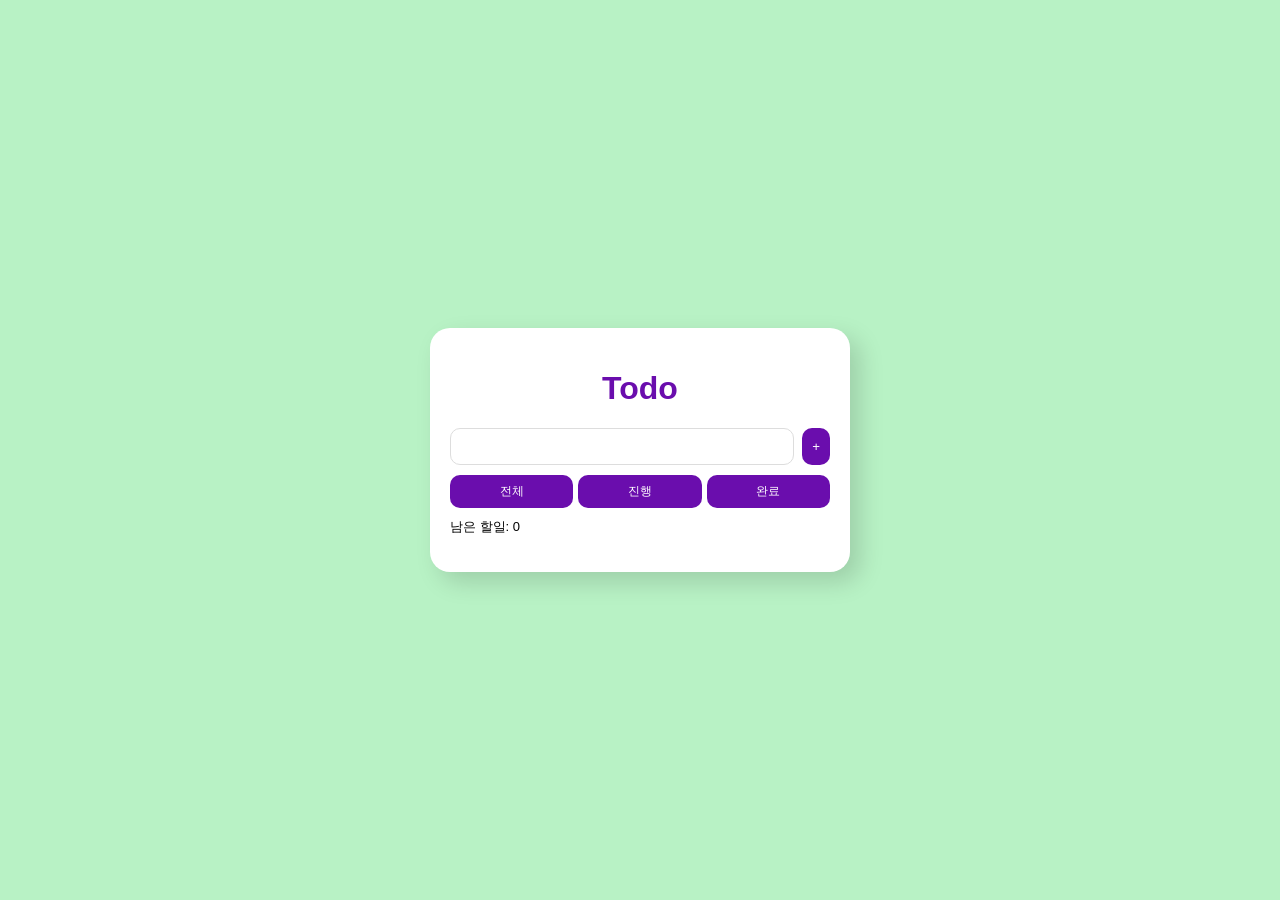
<file: Todolist/index.html>
<!DOCTYPE html>
<html lang="ko">
<head>
<meta charset="UTF-8">
<title>Todo</title>
<style>
body{margin:0;height:100vh;display:flex;justify-content:center;align-items:center;background:#b8f2c5;font-family:sans-serif}
.app{width:380px;background:#fff;padding:20px;border-radius:20px;box-shadow:10px 10px 25px rgba(0,0,0,.15)}
h1{text-align:center;color:#6a0dad}
input{flex:1;padding:10px;border-radius:10px;border:1px solid #ddd}
button{padding:8px 10px;border:0;border-radius:10px;background:#6a0dad;color:#fff;cursor:pointer}
button:hover{background:#8b3fd1}
.row{display:flex;gap:8px}
.filters{display:flex;gap:5px;margin:10px 0}
.filters button{flex:1;font-size:12px}
.active{background:#4b0082!important}
ul{padding:0;list-style:none}
li{display:flex;justify-content:space-between;background:#f4f4f4;margin:5px 0;padding:8px;border-radius:10px}
.done span{text-decoration:line-through;color:#999}
.count{font-size:13px;margin:5px 0}
.del{background:red;font-size:12px}
</style>
</head>
<body>
<div class="app">
<h1>Todo</h1>

<div class="row">
<input id="i">
<button onclick="add()">+</button>
</div>

<div class="filters">
<button onclick="set('all')">전체</button>
<button onclick="set('active')">진행</button>
<button onclick="set('done')">완료</button>
</div>

<div class="count" id="c"></div>
<ul id="l"></ul>
</div>

<script>
let t=[],f="all";

add=_=>{
let v=i.value.trim();
if(!v)return;
t.push({id:Date.now(),text:v,done:0});
i.value="";
r();
}

i.onkeydown=e=>e.key==="Enter"&&add();

toggle=id=>{
t=t.map(x=>x.id===id?{...x,done:!x.done}:x);
r();
}

del=(id,el)=>{
el.remove();
t=t.filter(x=>x.id!==id);
r();
}

set=x=>{
f=x;
r();
}

r=_=>{
let d=t;
if(f==="active")d=t.filter(x=>!x.done);
if(f==="done")d=t.filter(x=>x.done);

l.innerHTML="";
d.forEach(x=>{
let li=document.createElement("li");
if(x.done)li.classList.add("done");
li.innerHTML=`<span onclick="toggle(${x.id})">${x.text}</span><button class="del">x</button>`;
li.querySelector("button").onclick=()=>del(x.id,li);
l.appendChild(li);
});

c.innerText="남은 할일: "+t.filter(x=>!x.done).length;
};

r();
</script>
</body>
</html>
</file>
<file: mbti/style.css>
body{
font-family: Arial;
text-align:center;
background:#f5f7ff;
}

.container{
max-width:600px;
margin:auto;
padding:20px;
}

button{
padding:10px 20px;
margin:10px;
font-size:18px;
cursor:pointer;
}

.hidden{display:none;}

.option{
display:block;
background:white;
margin:10px;
padding:15px;
border-radius:10px;
cursor:pointer;
box-shadow:0 2px 5px rgba(0,0,0,0.1);
}
</file>
